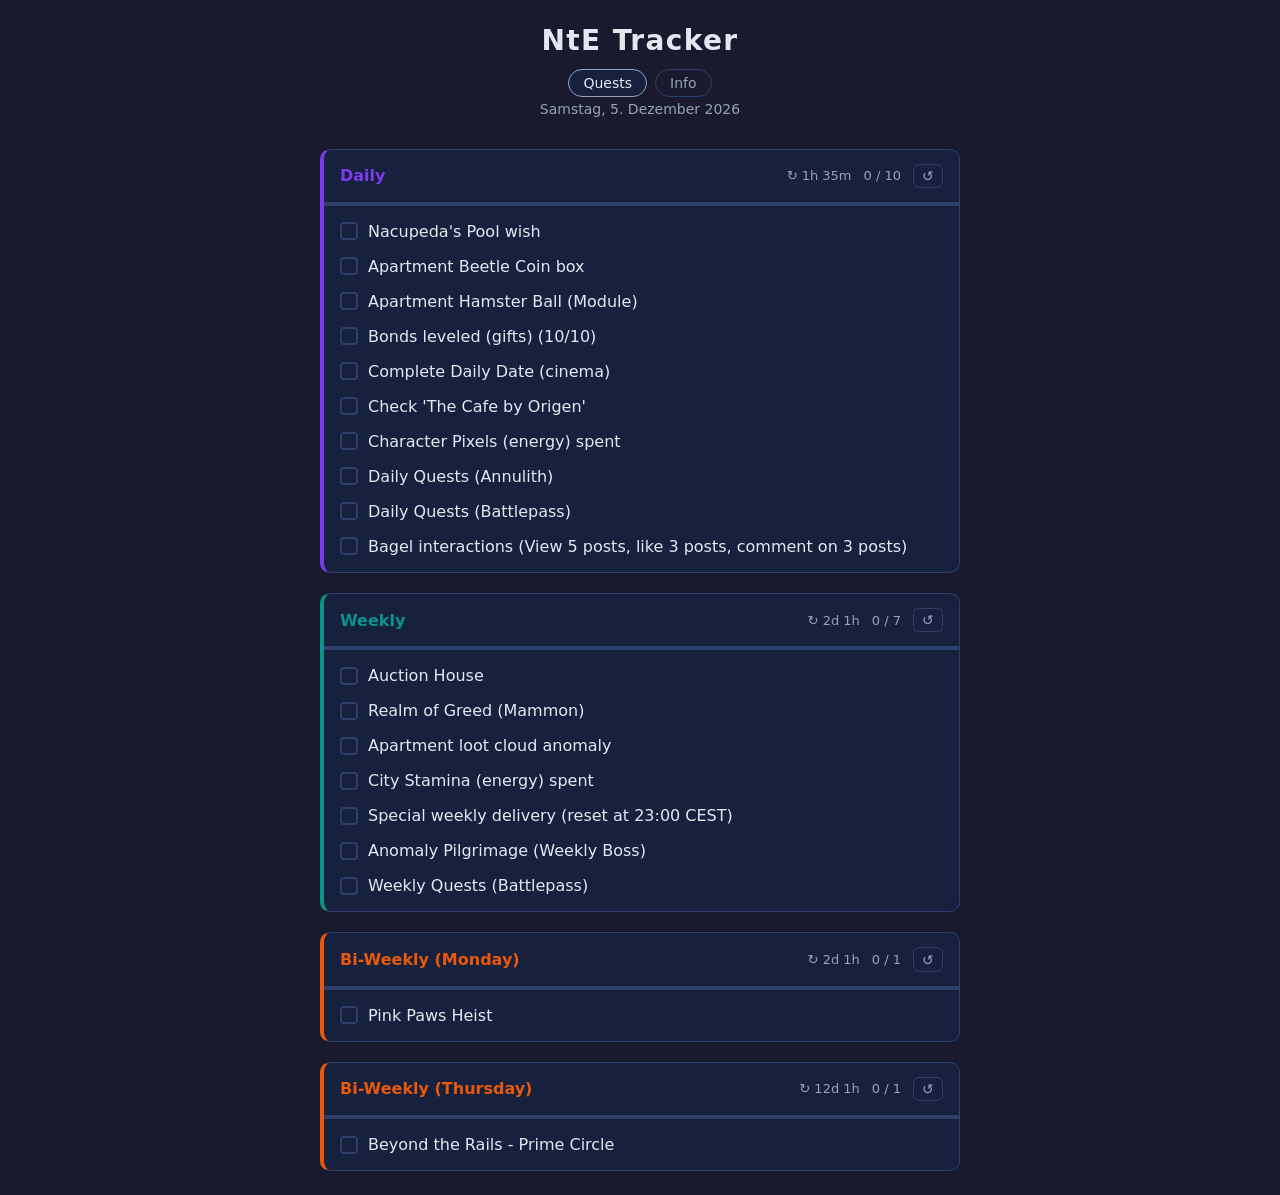
<file: index.html>
<!DOCTYPE html>
<html lang="de">

<head>
  <meta charset="UTF-8">
  <meta name="viewport" content="width=device-width, initial-scale=1.0">
  <title>NtE Quest Tracker</title>
  <link rel="stylesheet" href="css/style.css">
</head>

<body>
  <header>
    <h1>NtE Tracker</h1>
    <nav class="page-nav">
      <a href="index.html" class="nav-link active">Quests</a>
      <a href="info.html" class="nav-link">Info</a>
    </nav>
    <p id="current-date"></p>
  </header>
  <main id="categories"></main>
  <script src="js/app.js?v=07"></script>
</body>

</html>
</file>
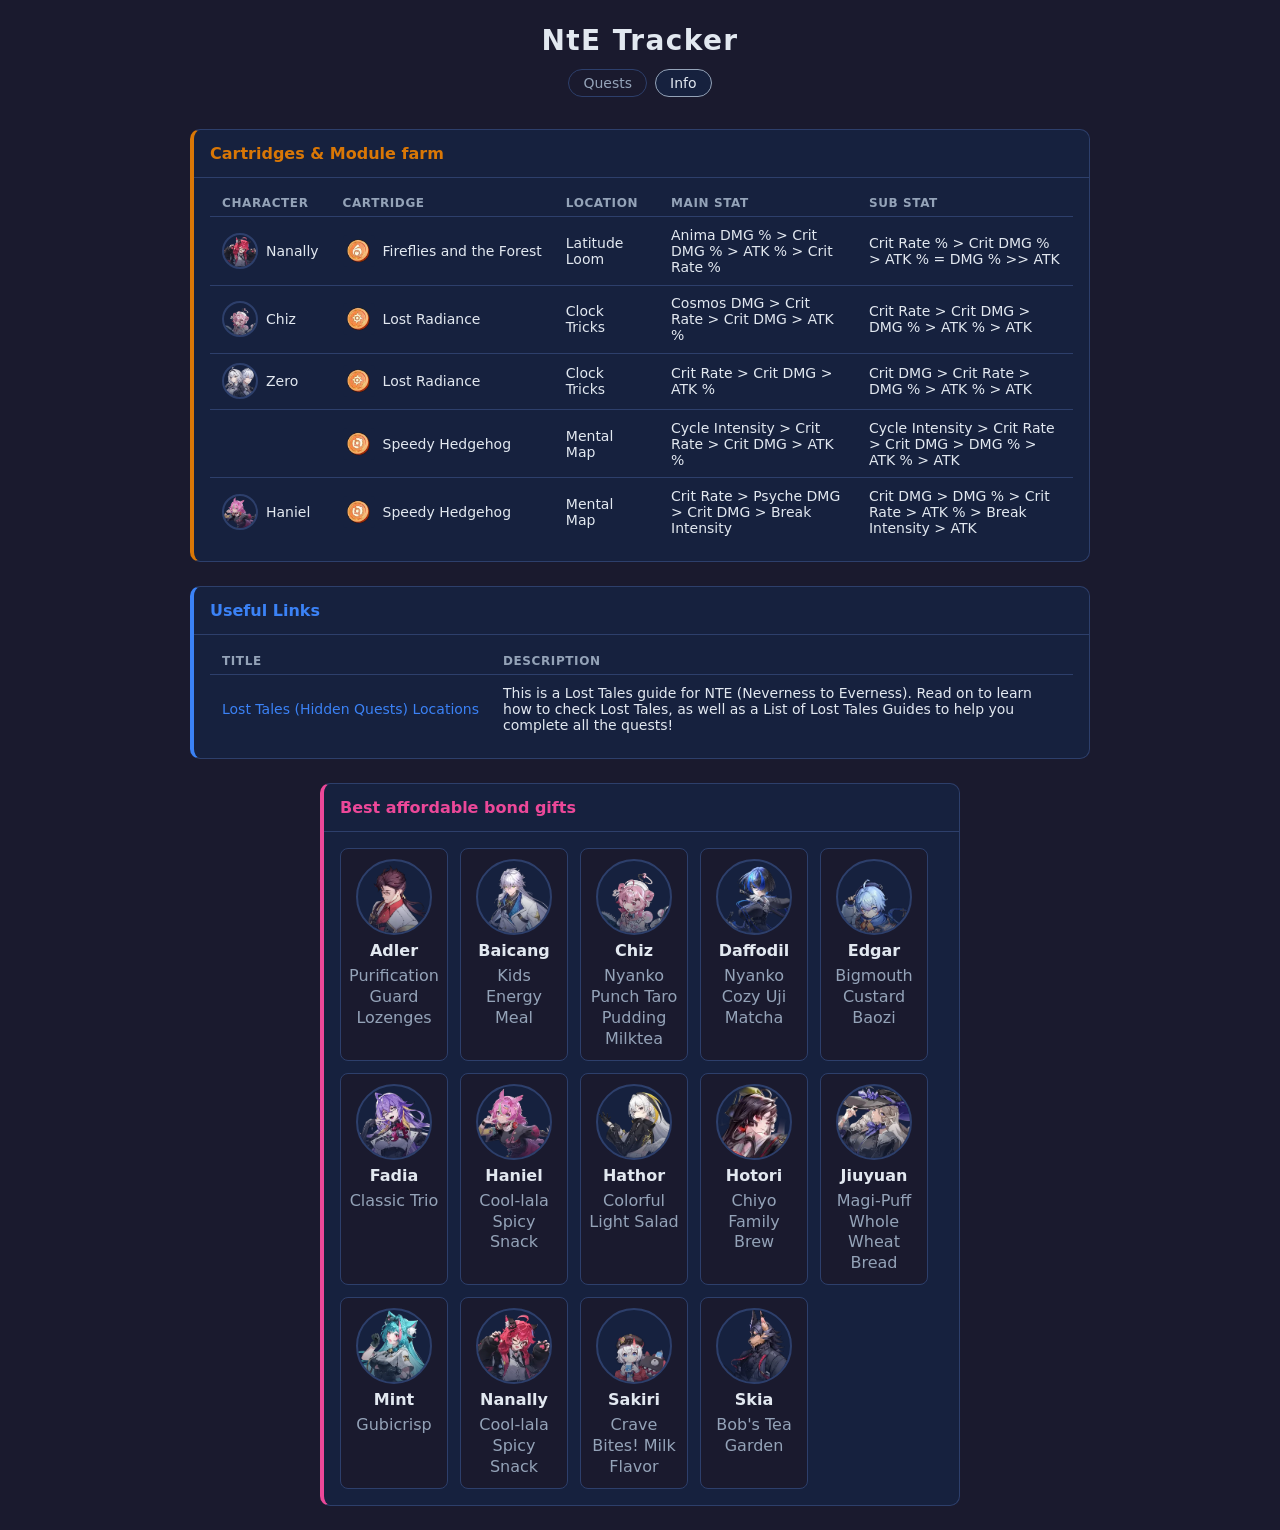
<file: info.html>
<!DOCTYPE html>
<html lang="de">

<head>
  <meta charset="UTF-8">
  <meta name="viewport" content="width=device-width, initial-scale=1.0">
  <title>NtE Info</title>
  <link rel="stylesheet" href="css/style.css">
</head>

<body>
  <header>
    <h1>NtE Tracker</h1>
    <nav class="page-nav">
      <a href="index.html" class="nav-link">Quests</a>
      <a href="info.html" class="nav-link active">Info</a>
    </nav>
  </header>

  <main>
    <section class="card farm-card" style="--accent: #d97706; max-width: 900px; margin: 0 auto 1.5rem;">
      <div class="card-header">
        <h2 class="card-title">Cartridges &amp; Module farm</h2>
      </div>

      <div class="farm-table-wrapper">
        <table class="farm-table">
          <thead>
            <tr>
              <th>Character</th>
              <th>Cartridge</th>
              <th>Location</th>
              <th>Main Stat</th>
              <th>Sub Stat</th>
            </tr>
          </thead>
          <tbody>

            <!-- Nanally -->
            <tr>
              <td>
                <div class="farm-char">
                  <img class="farm-portrait" src="img/characters/Nanally_c.webp" alt="Nanally" loading="lazy">
                  <span>Nanally</span>
                </div>
              </td>
              <td>
                <div class="farm-cartridge">
                  <img class="farm-cart-icon" src="img/cartridges/fireflies-and-the-forest.webp" alt="" loading="lazy">
                  <span>Fireflies and the Forest</span>
                </div>
              </td>
              <td>Latitude Loom</td>
              <td>Anima DMG % &gt; Crit DMG % &gt; ATK % &gt; Crit Rate %</td>
              <td>Crit Rate % &gt; Crit DMG % &gt; ATK % = DMG % &gt;&gt; ATK</td>
            </tr>

            <!-- Chiz -->
            <tr>
              <td>
                <div class="farm-char">
                  <img class="farm-portrait" src="img/characters/Chiz_c.webp" alt="Chiz" loading="lazy">
                  <span>Chiz</span>
                </div>
              </td>
              <td>
                <div class="farm-cartridge">
                  <img class="farm-cart-icon" src="img/cartridges/lost-radiance.webp" alt="" loading="lazy">
                  <span>Lost Radiance</span>
                </div>
              </td>
              <td>Clock Tricks</td>
              <td>Cosmos DMG &gt; Crit Rate &gt; Crit DMG &gt; ATK %</td>
              <td>Crit Rate &gt; Crit DMG &gt; DMG % &gt; ATK % &gt; ATK</td>
            </tr>

            <!-- Zero -->
            <tr>
              <td>
                <div class="farm-char">
                  <img class="farm-portrait" src="img/characters/Zero_c.webp" alt="Zero" loading="lazy">
                  <span>Zero</span>
                </div>
              </td>
              <td>
                <div class="farm-cartridge">
                  <img class="farm-cart-icon" src="img/cartridges/lost-radiance.webp" alt="" loading="lazy">
                  <span>Lost Radiance</span>
                </div>
              </td>
              <td>Clock Tricks</td>
              <td>Crit Rate &gt; Crit DMG &gt; ATK %</td>
              <td>Crit DMG &gt; Crit Rate &gt; DMG % &gt; ATK % &gt; ATK</td>
            </tr>
            <tr>
              <td></td>
              <td>
                <div class="farm-cartridge">
                  <img class="farm-cart-icon" src="img/cartridges/speedy-hedgehog.webp" alt="" loading="lazy">
                  <span>Speedy Hedgehog</span>
                </div>
              </td>
              <td>Mental Map</td>
              <td>Cycle Intensity &gt; Crit Rate &gt; Crit DMG &gt; ATK %</td>
              <td>Cycle Intensity &gt; Crit Rate &gt; Crit DMG &gt; DMG % &gt; ATK % &gt; ATK</td>
            </tr>

            <!-- Haniel -->
            <tr>
              <td>
                <div class="farm-char">
                  <img class="farm-portrait" src="img/characters/Haniel_c.webp" alt="Haniel" loading="lazy">
                  <span>Haniel</span>
                </div>
              </td>
              <td>
                <div class="farm-cartridge">
                  <img class="farm-cart-icon" src="img/cartridges/speedy-hedgehog.webp" alt="" loading="lazy">
                  <span>Speedy Hedgehog</span>
                </div>
              </td>
              <td>Mental Map</td>
              <td>Crit Rate &gt; Psyche DMG &gt; Crit DMG &gt; Break Intensity</td>
              <td>Crit DMG &gt; DMG % &gt; Crit Rate &gt; ATK % &gt; Break Intensity &gt; ATK</td>
            </tr>

          </tbody>
        </table>
      </div>
    </section>

    <section class="card" style="--accent: #3b82f6; max-width: 900px; margin: 0 auto 1.5rem;">
      <div class="card-header">
        <h2 class="card-title">Useful Links</h2>
      </div>

      <div class="farm-table-wrapper">
        <table class="farm-table">
          <thead>
            <tr>
              <th>Title</th>
              <th>Description</th>
            </tr>
          </thead>
          <tbody>

            <!-- Lost Tales (Hidden Quests) Locations -->
            <tr>
              <td style="white-space: nowrap;"><a class="links-link" href="https://gamewith.net/nte/75467"
                  target="_blank" rel="noopener noreferrer">Lost Tales (Hidden Quests) Locations</a></td>
              <td>This is a Lost Tales guide for NTE (Neverness to Everness). Read on to learn how to check Lost Tales,
                as well as a List of Lost Tales Guides to help you complete all the quests!</td>
            </tr>

          </tbody>
        </table>
      </div>
    </section>

    <section class="card" style="--accent: #ec4899; max-width: 640px; margin: 0 auto;">
      <div class="card-header">
        <h2 class="card-title">Best affordable bond gifts</h2>
      </div>

      <div class="gift-grid">

        <!-- Sorted by character name -->

        <div class="char-card">
          <img class="char-portrait" src="img/characters/Adler_c.webp" alt="Adler" loading="lazy">
          <span class="char-name">Adler</span>
          <span class="char-gift">Purification Guard Lozenges</span>
        </div>

        <div class="char-card">
          <img class="char-portrait" src="img/characters/Baicang_c.webp" alt="Baicang" loading="lazy">
          <span class="char-name">Baicang</span>
          <span class="char-gift">Kids Energy Meal</span>
        </div>

        <div class="char-card">
          <img class="char-portrait" src="img/characters/Chiz_c.webp" alt="Chiz" loading="lazy">
          <span class="char-name">Chiz</span>
          <span class="char-gift">Nyanko Punch Taro Pudding Milktea</span>
        </div>

        <div class="char-card">
          <img class="char-portrait" src="img/characters/Daffodil_c.webp" alt="Daffodil" loading="lazy">
          <span class="char-name">Daffodil</span>
          <span class="char-gift">Nyanko Cozy Uji Matcha</span>
        </div>

        <div class="char-card">
          <img class="char-portrait" src="img/characters/Edgar_c.webp" alt="Edgar" loading="lazy">
          <span class="char-name">Edgar</span>
          <span class="char-gift">Bigmouth Custard Baozi</span>
        </div>

        <div class="char-card">
          <img class="char-portrait" src="img/characters/Fadia_c.webp" alt="Fadia" loading="lazy">
          <span class="char-name">Fadia</span>
          <span class="char-gift">Classic Trio</span>
        </div>

        <div class="char-card">
          <img class="char-portrait" src="img/characters/Haniel_c.webp" alt="Haniel" loading="lazy">
          <span class="char-name">Haniel</span>
          <span class="char-gift">Cool-lala Spicy Snack</span>
        </div>

        <div class="char-card">
          <img class="char-portrait" src="img/characters/Hathor_c.webp" alt="Hathor" loading="lazy">
          <span class="char-name">Hathor</span>
          <span class="char-gift">Colorful Light Salad</span>
        </div>

        <div class="char-card">
          <img class="char-portrait" src="img/characters/Hotori_c.webp" alt="Hotori" loading="lazy">
          <span class="char-name">Hotori</span>
          <span class="char-gift">Chiyo Family Brew</span>
        </div>

        <div class="char-card">
          <img class="char-portrait" src="img/characters/Jiuyuan_c.webp" alt="Jiuyuan" loading="lazy">
          <span class="char-name">Jiuyuan</span>
          <span class="char-gift">Magi-Puff Whole Wheat Bread</span>
        </div>

        <div class="char-card">
          <img class="char-portrait" src="img/characters/Mint_c.webp" alt="Mint" loading="lazy">
          <span class="char-name">Mint</span>
          <span class="char-gift">Gubicrisp</span>
        </div>

        <div class="char-card">
          <img class="char-portrait" src="img/characters/Nanally_c.webp" alt="Nanally" loading="lazy">
          <span class="char-name">Nanally</span>
          <span class="char-gift">Cool-lala Spicy Snack</span>
        </div>

        <div class="char-card">
          <img class="char-portrait" src="img/characters/Sakiri_c.webp" alt="Sakiri" loading="lazy">
          <span class="char-name">Sakiri</span>
          <span class="char-gift">Crave Bites! Milk Flavor</span>
        </div>

        <div class="char-card">
          <img class="char-portrait" src="img/characters/Skia_c.webp" alt="Skia" loading="lazy">
          <span class="char-name">Skia</span>
          <span class="char-gift">Bob's Tea Garden</span>
        </div>

      </div>
    </section>
  </main>
</body>

</html>
</file>
<file: css/style.css>
*,
*::before,
*::after {
  box-sizing: border-box;
  margin: 0;
  padding: 0;
}

:root {
  --bg: #1a1a2e;
  --surface: #16213e;
  --surface-hover: #1e2d55;
  --text: #e2e8f0;
  --text-muted: #94a3b8;
  --border: #2d3f6b;
}

body {
  background: var(--bg);
  color: var(--text);
  font-family: system-ui, -apple-system, sans-serif;
  min-height: 100vh;
  padding: 1.5rem;
}

/* ── Header ─────────────────────────────────── */

header {
  text-align: center;
  margin-bottom: 2rem;
}

header h1 {
  font-size: 1.75rem;
  font-weight: 700;
  letter-spacing: 0.05em;
  color: var(--text);
}

#current-date {
  color: var(--text-muted);
  font-size: 0.875rem;
  margin-top: 0.25rem;
}

/* ── Nav ─────────────────────────────────────── */

.page-nav {
  display: flex;
  justify-content: center;
  gap: 0.5rem;
  margin-top: 0.75rem;
}

.nav-link {
  color: var(--text-muted);
  text-decoration: none;
  font-size: 0.875rem;
  font-weight: 500;
  padding: 0.3rem 0.875rem;
  border-radius: 999px;
  border: 1px solid var(--border);
  transition: color 0.15s, border-color 0.15s, background 0.15s;
}

.nav-link:hover {
  color: var(--text);
  border-color: var(--text-muted);
}

.nav-link.active {
  color: var(--text);
  background: var(--surface);
  border-color: var(--text-muted);
}

/* ── Layout ─────────────────────────────────── */

#categories {
  display: grid;
  gap: 1.25rem;
  max-width: 640px;
  margin: 0 auto;
}

/* ── Card ────────────────────────────────────── */

.card {
  background: var(--surface);
  border: 1px solid var(--border);
  border-left: 4px solid var(--accent);
  border-radius: 0.625rem;
  overflow: hidden;
}

/* ── Gift grid (info page) ───────────────────── */

.gift-grid {
  display: flex;
  flex-wrap: wrap;
  gap: 0.75rem;
  padding: 1rem;
}

.char-card {
  display: flex;
  flex-direction: column;
  align-items: center;
  gap: 0.375rem;
  width: 108px;
  padding: 0.625rem 0.5rem;
  border-radius: 0.5rem;
  background: var(--bg);
  border: 1px solid var(--border);
  transition: border-color 0.15s;
}

.char-card:hover {
  border-color: var(--text-muted);
}

.char-portrait {
  font-size: 0.9rem;
  width: 76px;
  height: 76px;
  border-radius: 50%;
  object-fit: cover;
  object-position: top center;
  border: 2px solid var(--border);
  background: var(--surface);
}

.char-name {
  font-weight: 600;
  color: var(--text);
  text-align: center;
  line-height: 1.2;
}

.char-gift {
  color: var(--text-muted);
  text-align: center;
  line-height: 1.3;
}

.card-header {
  display: flex;
  align-items: center;
  gap: 0.75rem;
  padding: 0.875rem 1rem;
  border-bottom: 1px solid var(--border);
}

.card-title {
  font-size: 1rem;
  font-weight: 600;
  flex: 1;
  color: var(--accent);
}

.card-progress {
  font-size: 0.8125rem;
  color: var(--text-muted);
  font-variant-numeric: tabular-nums;
}

.reset-btn {
  background: transparent;
  border: 1px solid var(--border);
  border-radius: 0.375rem;
  color: var(--text-muted);
  cursor: pointer;
  font-size: 0.875rem;
  padding: 0.2rem 0.5rem;
  transition: color 0.15s, border-color 0.15s;
}

.reset-btn:hover {
  color: var(--text);
  border-color: var(--text-muted);
}

/* ── Progress bar ────────────────────────────── */

.progress-bar {
  height: 3px;
  background: var(--border);
}

.progress-fill {
  height: 100%;
  background: var(--accent);
  transition: width 0.25s ease;
}

/* ── Quest list ──────────────────────────────── */

.quest-list {
  list-style: none;
  padding: 0.5rem 0;
}

.quest-item {
  padding: 0 1rem;
}

.quest-item label {
  display: flex;
  align-items: center;
  gap: 0.625rem;
  padding: 0.5rem 0;
  cursor: pointer;
  border-radius: 0.375rem;
  transition: background 0.1s;
}

.quest-item label:hover {
  background: var(--surface-hover);
  padding-left: 0.5rem;
  padding-right: 0.5rem;
  margin: 0 -0.5rem;
}

/* ── Custom checkbox ─────────────────────────── */

input[type="checkbox"] {
  appearance: none;
  -webkit-appearance: none;
  width: 1.125rem;
  height: 1.125rem;
  border: 2px solid var(--border);
  border-radius: 0.25rem;
  flex-shrink: 0;
  cursor: pointer;
  position: relative;
  transition: background 0.15s, border-color 0.15s;
}

input[type="checkbox"]:checked {
  background: var(--accent);
  border-color: var(--accent);
}

input[type="checkbox"]:checked::after {
  content: '';
  position: absolute;
  left: 4px;
  top: 1px;
  width: 5px;
  height: 9px;
  border: 2px solid #fff;
  border-top: none;
  border-left: none;
  transform: rotate(45deg);
}

/* ── Checked quest label ─────────────────────── */

.quest-item.checked .quest-label {
  text-decoration: line-through;
  color: var(--text-muted);
  opacity: 0.55;
}

/* ── Farm table ──────────────────────────────── */

.farm-table-wrapper {
  overflow-x: auto;
  padding: 0.75rem 1rem 1rem;
}

.farm-table {
  width: 100%;
  border-collapse: collapse;
  font-size: 0.875rem;
  color: var(--text);
}

.farm-table th {
  text-align: left;
  font-weight: 600;
  color: var(--text-muted);
  font-size: 0.75rem;
  text-transform: uppercase;
  letter-spacing: 0.05em;
  padding: 0.4rem 0.75rem;
  border-bottom: 1px solid var(--border);
  white-space: nowrap;
}

.farm-table td {
  padding: 0.6rem 0.75rem;
  border-bottom: 1px solid var(--border);
  vertical-align: middle;
}

.farm-table tbody tr:last-child td {
  border-bottom: none;
}

.farm-table tbody tr:hover td {
  background: var(--surface-hover);
}

/* ── Links table ────────────────────────────── */

.links-link {
  color: #3b82f6;
  text-decoration: none;
  font-weight: 500;
  transition: color 0.15s;
}

.links-link:hover {
  color: #93c5fd;
  text-decoration: underline;
}

.farm-char {
  display: flex;
  align-items: center;
  gap: 0.5rem;
  white-space: nowrap;
}

.farm-portrait {
  width: 36px;
  height: 36px;
  border-radius: 50%;
  object-fit: cover;
  object-position: top center;
  border: 2px solid var(--border);
  flex-shrink: 0;
}

.farm-cartridge {
  display: flex;
  align-items: center;
  gap: 0.5rem;
  white-space: nowrap;
}

.farm-cart-icon {
  width: 32px;
  height: 32px;
  border-radius: 0.25rem;
  object-fit: contain;
  background: var(--surface);
  flex-shrink: 0;
}
</file>
